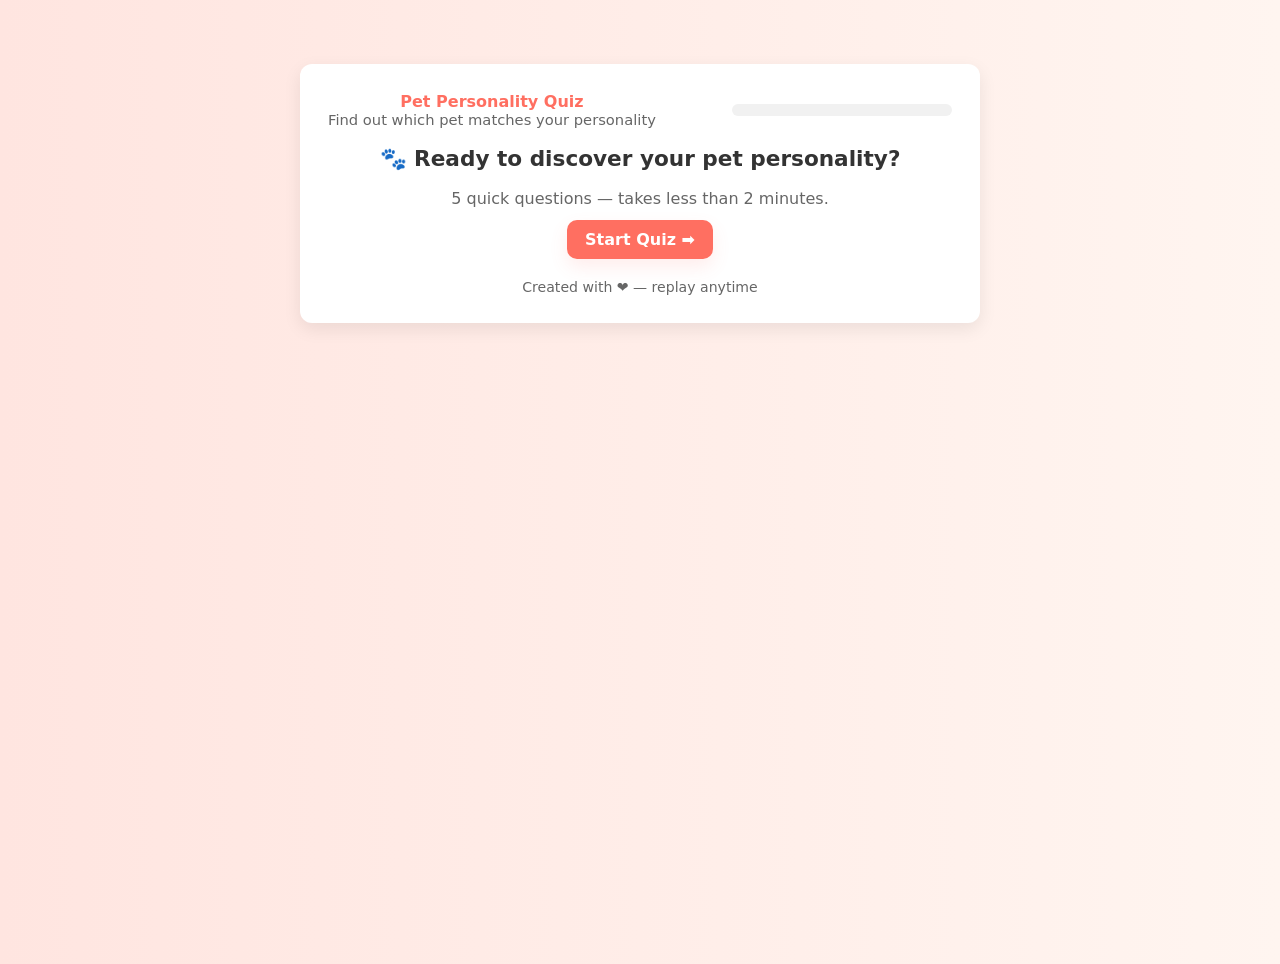
<file: index.html>
<!DOCTYPE html>
<html lang="en">
<head>
  <meta charset="utf-8">
  <title>Pet Personality Quiz</title>
  <link rel="stylesheet" href="styles.css">
</head>
<body>
  <main class="quiz-container center" role="main">
    <div class="header">
      <div>
        <div class="title">Pet Personality Quiz</div>
        <div class="meta">Find out which pet matches your personality</div>
      </div>
      <div class="progress" aria-hidden="true">
        <div class="progress-fill" style="width:0%"></div>
      </div>
    </div>

    <h1 class="center">🐾 Ready to discover your pet personality?</h1>
    <p class="lead center">5 quick questions — takes less than 2 minutes.</p>

    <div class="center">
      <a class="btn" href="q1.html">Start Quiz ➡️</a>
    </div>

    <footer class="center small muted" style="margin-top:20px;">Created with ❤️ — replay anytime</footer>
  </main>
  <script src="quiz.js"></script>
</body>
</html>
</file>
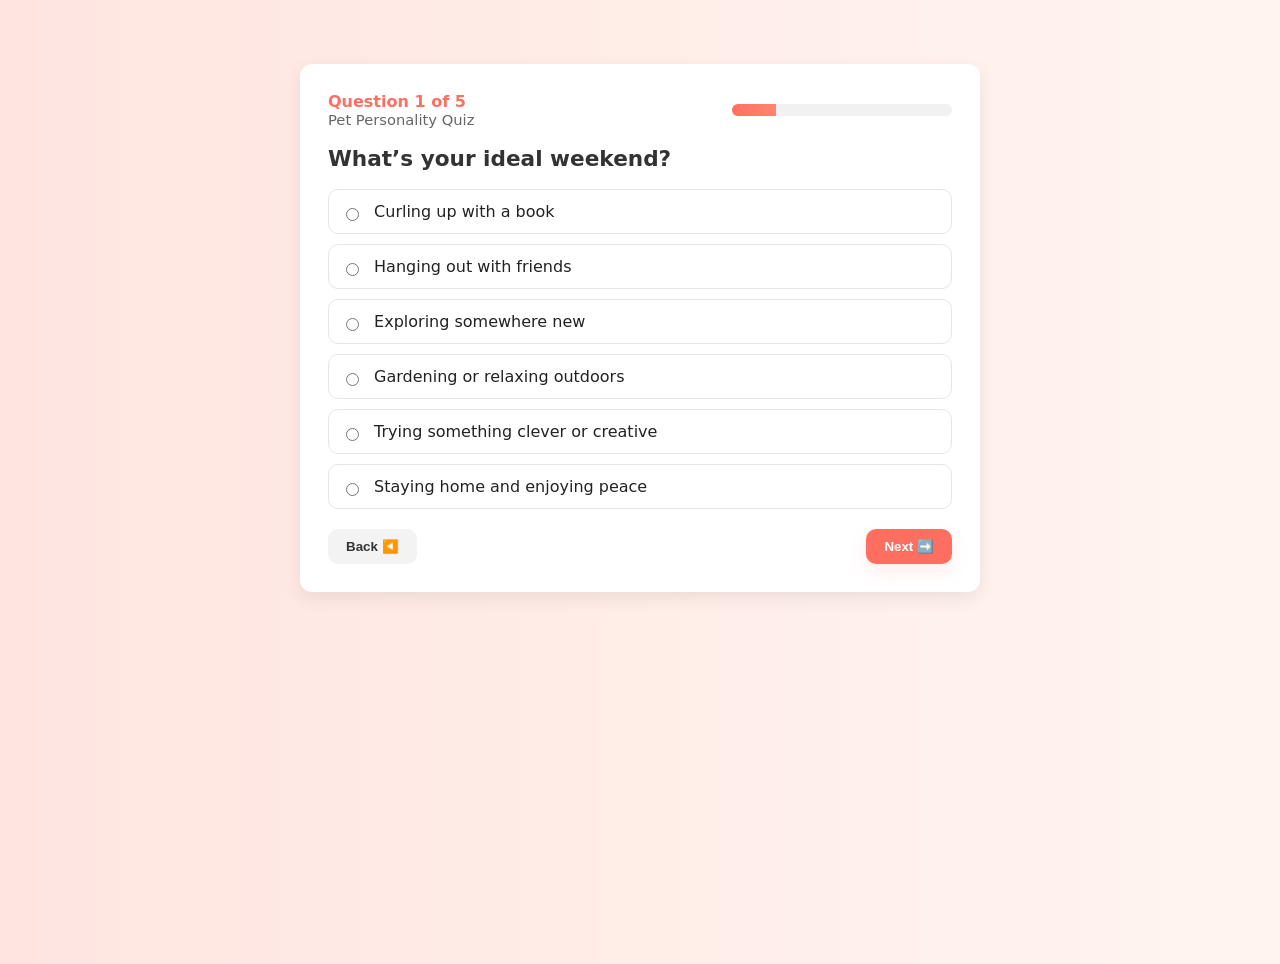
<file: q1.html>
<!DOCTYPE html>
<html lang="en">
<head>
  <meta charset="utf-8">
  <title>Question 1</title>
  <link rel="stylesheet" href="styles.css">
</head>
<body>
  <main class="quiz-container" role="main" aria-labelledby="q-title" data-progress="20">
    <div class="header">
      <div>
        <div class="title">Question 1 of 5</div>
        <div class="meta">Pet Personality Quiz</div>
      </div>
      <div class="progress" aria-hidden="true">
        <div id="progressFill" class="progress-fill"></div>
      </div>
    </div>

    <h1 id="q-title">What’s your ideal weekend?</h1>

    <form>
      <div class="options" role="radiogroup" aria-label="Ideal weekend options">
        <label><input type="radio" name="q" value="cat"> Curling up with a book</label>
        <label><input type="radio" name="q" value="dog"> Hanging out with friends</label>
        <label><input type="radio" name="q" value="bird"> Exploring somewhere new</label>
        <label><input type="radio" name="q" value="rabbit"> Gardening or relaxing outdoors</label>
        <label><input type="radio" name="q" value="fox"> Trying something clever or creative</label>
        <label><input type="radio" name="q" value="turtle"> Staying home and enjoying peace</label>
      </div>

      <div class="controls">
        <button type="button" class="btn secondary" id="backBtn">Back ◀️</button>
        <button type="submit" class="btn">Next ➡️</button>
      </div>
    </form>
  <script src="quiz.js"></script>
  </main>
</body>
</html>
</file>
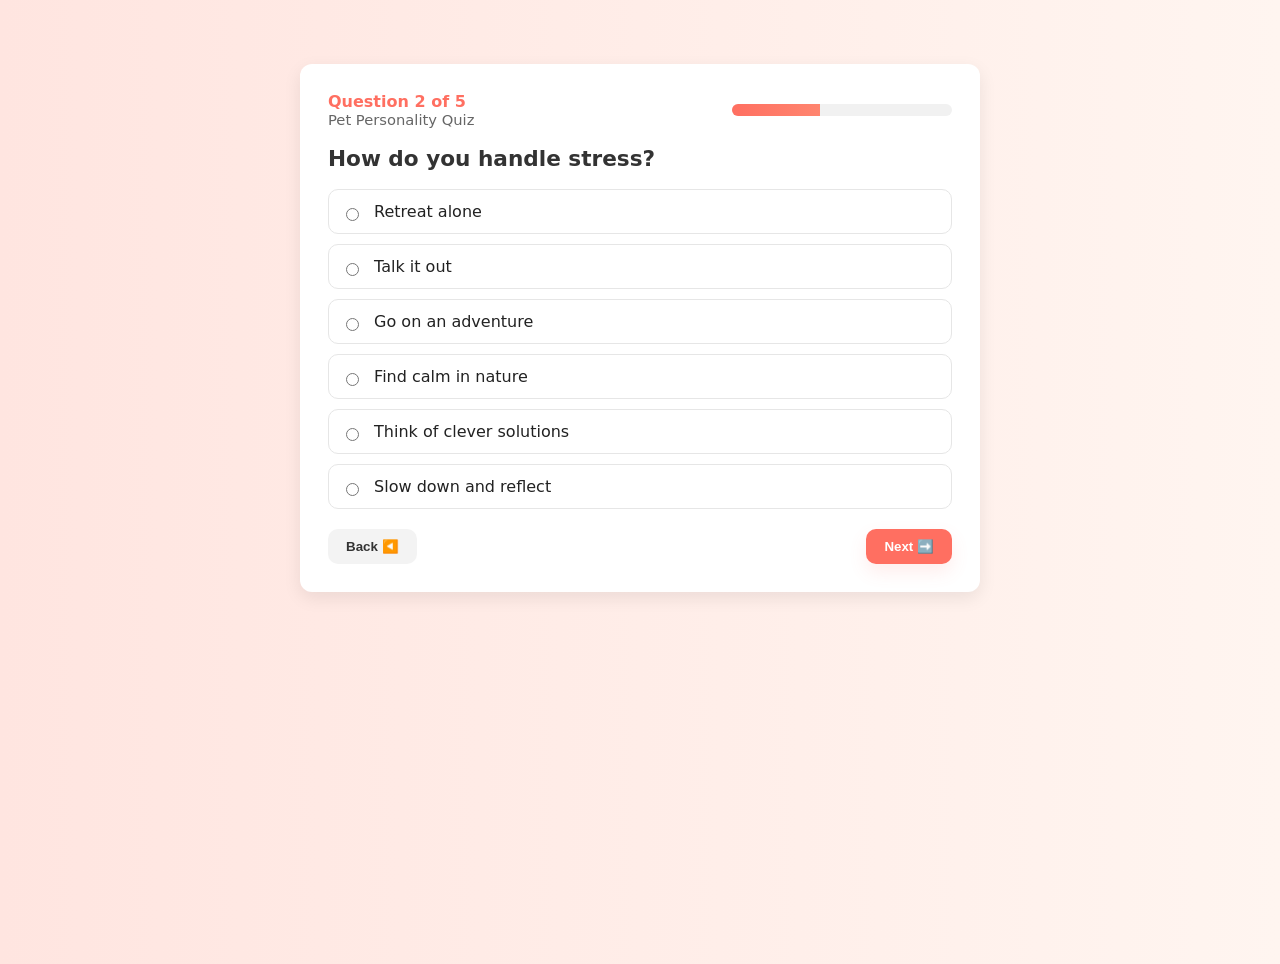
<file: q2.html>
<!DOCTYPE html>
<html lang="en">
<head>
  <meta charset="utf-8">
  <title>Question 2</title>
  <link rel="stylesheet" href="styles.css">
</head>
<body>
  <main class="quiz-container" role="main" data-progress="40">
    <div class="header">
      <div>
        <div class="title">Question 2 of 5</div>
        <div class="meta">Pet Personality Quiz</div>
      </div>
      <div class="progress"><div id="progressFill" class="progress-fill"></div></div>
    </div>

    <h1>How do you handle stress?</h1>

    <form>
      <div class="options" role="radiogroup">
        <label><input type="radio" name="q" value="cat"> Retreat alone</label>
        <label><input type="radio" name="q" value="dog"> Talk it out</label>
        <label><input type="radio" name="q" value="bird"> Go on an adventure</label>
        <label><input type="radio" name="q" value="rabbit"> Find calm in nature</label>
        <label><input type="radio" name="q" value="fox"> Think of clever solutions</label>
        <label><input type="radio" name="q" value="turtle"> Slow down and reflect</label>
      </div>

      <div class="controls">
        <button type="button" class="btn secondary" id="backBtn">Back ◀️</button>
        <button type="submit" class="btn">Next ➡️</button>
      </div>
    </form>
  <script src="quiz.js"></script>
  </main>
</body>
</html>
</file>
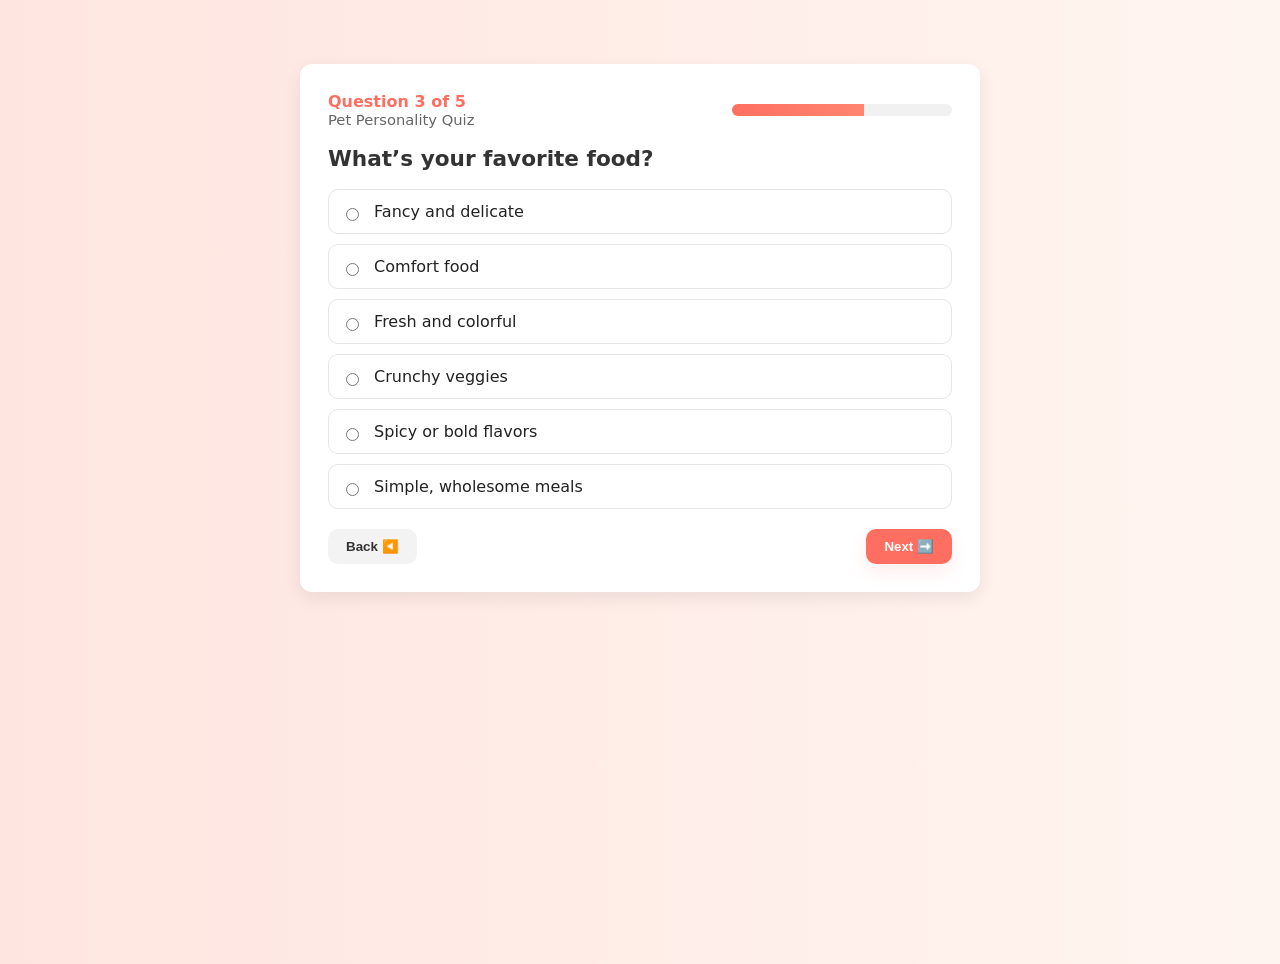
<file: q3.html>
<!DOCTYPE html>
<html lang="en">
<head>
  <meta charset="utf-8">
  <title>Question 3</title>
  <link rel="stylesheet" href="styles.css">
</head>
<body>
  <main class="quiz-container" role="main" data-progress="60">
    <div class="header">
      <div>
        <div class="title">Question 3 of 5</div>
        <div class="meta">Pet Personality Quiz</div>
      </div>
      <div class="progress"><div id="progressFill" class="progress-fill"></div></div>
    </div>

    <h1>What’s your favorite food?</h1>

    <form>
      <div class="options" role="radiogroup">
        <label><input type="radio" name="q" value="cat"> Fancy and delicate</label>
        <label><input type="radio" name="q" value="dog"> Comfort food</label>
        <label><input type="radio" name="q" value="bird"> Fresh and colorful</label>
        <label><input type="radio" name="q" value="rabbit"> Crunchy veggies</label>
        <label><input type="radio" name="q" value="fox"> Spicy or bold flavors</label>
        <label><input type="radio" name="q" value="turtle"> Simple, wholesome meals</label>
      </div>

      <div class="controls">
        <button type="button" class="btn secondary" id="backBtn">Back ◀️</button>
        <button type="submit" class="btn">Next ➡️</button>
      </div>
    </form>
  <script src="quiz.js"></script>
  </main>
</body>
</html>
</file>
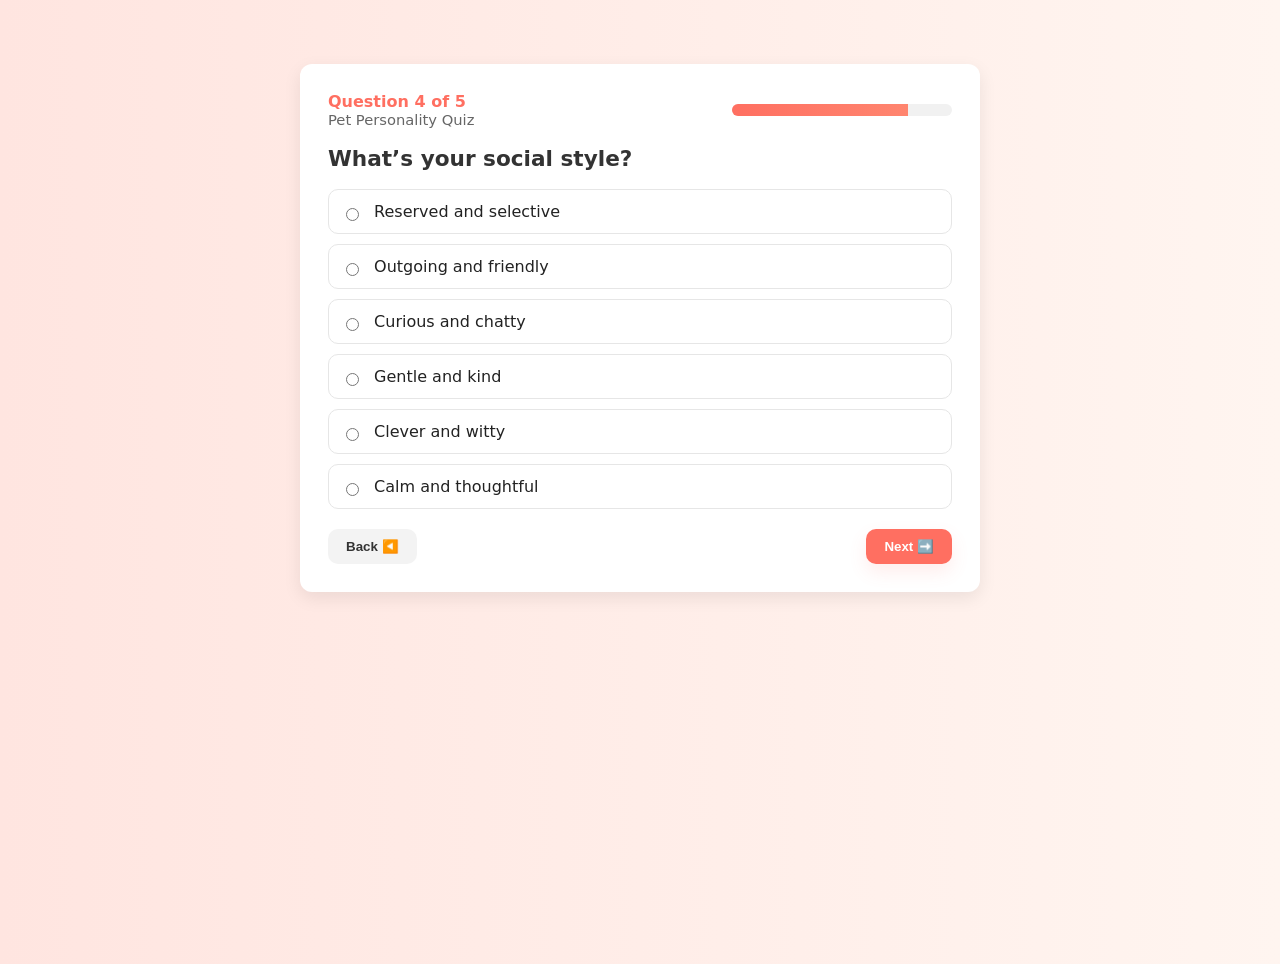
<file: q4.html>
<!DOCTYPE html>
<html lang="en">
<head>
  <meta charset="utf-8">
  <title>Question 4</title>
  <link rel="stylesheet" href="styles.css">
</head>
<body>
  <main class="quiz-container" role="main" data-progress="80">
    <div class="header">
      <div>
        <div class="title">Question 4 of 5</div>
        <div class="meta">Pet Personality Quiz</div>
      </div>
      <div class="progress"><div id="progressFill" class="progress-fill"></div></div>
    </div>

    <h1>What’s your social style?</h1>

    <form>
      <div class="options" role="radiogroup">
        <label><input type="radio" name="q" value="cat"> Reserved and selective</label>
        <label><input type="radio" name="q" value="dog"> Outgoing and friendly</label>
        <label><input type="radio" name="q" value="bird"> Curious and chatty</label>
        <label><input type="radio" name="q" value="rabbit"> Gentle and kind</label>
        <label><input type="radio" name="q" value="fox"> Clever and witty</label>
        <label><input type="radio" name="q" value="turtle"> Calm and thoughtful</label>
      </div>

      <div class="controls">
        <button type="button" class="btn secondary" id="backBtn">Back ◀️</button>
        <button type="submit" class="btn">Next ➡️</button>
      </div>
    </form>
  <script src="quiz.js"></script>
  </main>
</body>
</html>
</file>
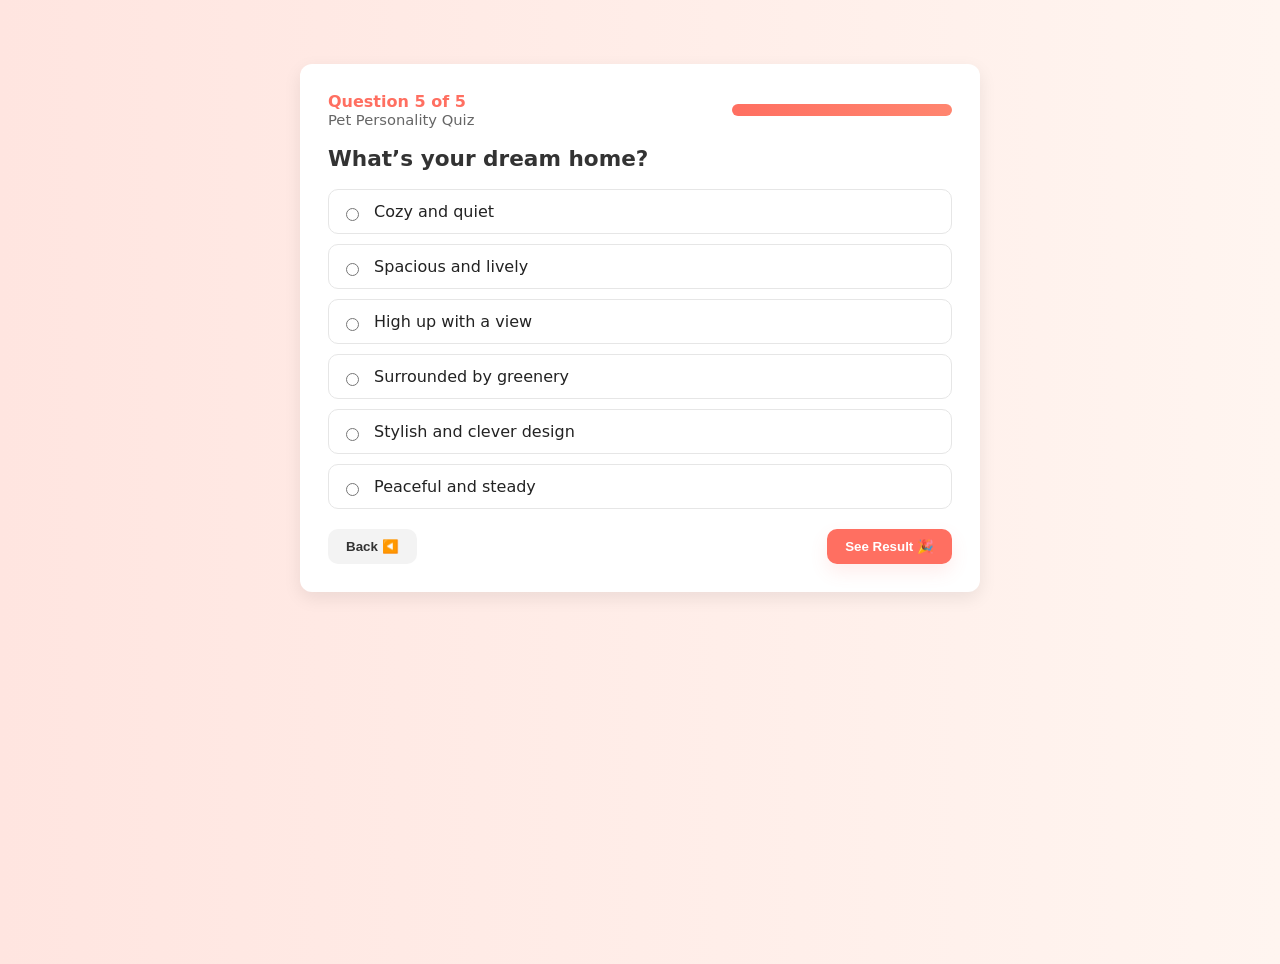
<file: q5.html>
<!DOCTYPE html>
<html lang="en">
<head>
  <meta charset="utf-8">
  <title>Question 5</title>
  <link rel="stylesheet" href="styles.css">
</head>
<body>
  <main class="quiz-container" role="main" data-progress="100">
    <div class="header">
      <div>
        <div class="title">Question 5 of 5</div>
        <div class="meta">Pet Personality Quiz</div>
      </div>
      <div class="progress"><div id="progressFill" class="progress-fill"></div></div>
    </div>

    <h1>What’s your dream home?</h1>

    <form>
      <div class="options" role="radiogroup">
        <label><input type="radio" name="q" value="cat"> Cozy and quiet</label>
        <label><input type="radio" name="q" value="dog"> Spacious and lively</label>
        <label><input type="radio" name="q" value="bird"> High up with a view</label>
        <label><input type="radio" name="q" value="rabbit"> Surrounded by greenery</label>
        <label><input type="radio" name="q" value="fox"> Stylish and clever design</label>
        <label><input type="radio" name="q" value="turtle"> Peaceful and steady</label>
      </div>

      <div class="controls">
        <button type="button" class="btn secondary" id="backBtn">Back ◀️</button>
        <button type="submit" class="btn">See Result 🎉</button>
      </div>
    </form>
  <script src="quiz.js"></script>
  </main>
</body>
</html>
</file>
<file: styles.css>
:root{
  --accent:#ff6f61;
  --accent-2:#ff856f;
  --bg-1:#ffe5e0;
  --bg-2:#fff5f0;
  --card-bg:#fff;
  --muted:#666;
  --radius:12px;
  --shadow:0 6px 18px rgba(0,0,0,0.08);
  --max-width:680px;
  --transition:180ms;
}

html,body{
  height:100%;
  margin:0;
  font-family: Inter, system-ui, -apple-system, "Segoe UI", Roboto, Arial, sans-serif;
  background: linear-gradient(90deg,var(--bg-1),var(--bg-2));
  color:#222;
  -webkit-font-smoothing:antialiased;
  -moz-osx-font-smoothing:grayscale;
}

/* Card */
.quiz-container{
  max-width:var(--max-width);
  margin:64px auto;
  padding:28px;
  background:var(--card-bg);
  border-radius:var(--radius);
  box-shadow:var(--shadow);
  text-align:left;
  box-sizing:border-box;
  transform-origin:center;
  animation:cardIn 260ms ease;
}

/* Header */
.header{display:flex;align-items:center;justify-content:space-between;gap:12px;}
.title{color:var(--accent);font-weight:700;font-size:1rem;}
.meta{color:var(--muted);font-size:.92rem;}
h1{color:#333;font-size:1.35rem;margin:18px 0;}
.lead{color:var(--muted);margin-bottom:12px;}

/* Progress */
.progress{width:220px;background:#f1f1f1;border-radius:999px;height:12px;overflow:hidden;}
.progress-fill{height:100%;width:0;background:linear-gradient(90deg,var(--accent),var(--accent-2));transition:width 450ms cubic-bezier(.2,.9,.2,1);}

/* Options */
.options{margin-top:8px;}
.options label{
  display:block;margin:10px 0;padding:12px;border:1px solid #e6e6e6;border-radius:10px;cursor:pointer;
  transition:background var(--transition),transform var(--transition),box-shadow var(--transition);
  user-select:none;text-align:left;font-size:1rem;color:#222;
}
.options label:hover{background:#fff0ee;transform:translateY(-2px);box-shadow:0 6px 14px rgba(255,111,97,0.06);}
.options input[type="radio"]{margin-right:10px;accent-color:var(--accent);vertical-align:middle;}
.options label.selected{background:linear-gradient(90deg,rgba(255,111,97,0.06),rgba(255,133,111,0.03));border-color:rgba(255,111,97,0.25);box-shadow:0 8px 20px rgba(255,111,97,0.06);transform:translateY(-2px);}

/* Controls */
.controls{display:flex;justify-content:space-between;align-items:center;gap:12px;margin-top:20px;}
.btn{padding:10px 18px;border-radius:10px;border:none;cursor:pointer;font-weight:600;color:#fff;background:var(--accent);box-shadow:0 8px 18px rgba(255,111,97,0.12);transition:transform var(--transition),background var(--transition);display:inline-flex;align-items:center;gap:8px;text-decoration:none;}
.btn.secondary{background:#f3f3f3;color:#333;box-shadow:none;}
.btn:hover{transform:translateY(-3px);background:var(--accent-2);}
.btn.secondary:hover{transform:translateY(-2px);background:#ececec;}
.btn[disabled]{opacity:.6;cursor:not-allowed;transform:none;box-shadow:none;}

/* Result area */
#result-area{text-align:center;margin-top:12px;}
#result-anim{
  width:260px;
  height:260px;
  margin:18px auto;
  display:flex;
  justify-content:center;
  align-items:center;
  overflow:visible; /* ensure SVG/canvas is visible */
}
#result-img{max-width:220px;width:40%;height:auto;display:block;margin:18px auto;border-radius:12px;box-shadow:0 8px 20px rgba(0,0,0,0.06);}
#result-text{font-size:1.05rem;font-weight:600;color:#333;margin-top:8px;}
#fun-fact{color:var(--muted);margin-top:8px;font-size:.95rem;}
#chart-container{margin-top:28px;width:100%;max-width:640px;margin-left:auto;margin-right:auto;}
#scoreChart{width:100% !important;height:auto !important;}

/* Utilities */
.sr-only{position:absolute !important;height:1px;width:1px;overflow:hidden;clip:rect(1px,1px,1px,1px);white-space:nowrap;}
.center{text-align:center;}
.muted{color:var(--muted);font-size:.95rem;}
.small{font-size:.88rem;color:var(--muted);}

/* Responsive */
@media (max-width:420px){
  .quiz-container{margin:28px 16px;padding:20px;border-radius:10px;}
  .header{flex-direction:column;align-items:flex-start;gap:8px;}
  .progress{width:100%;}
  .controls{flex-direction:column-reverse;align-items:stretch;}
  .btn{width:100%;justify-content:center;}
  .btn.secondary{width:100%;}
  #result-img{width:60%;}
  #result-anim{width:200px;height:200px;}
}

/* Entrance animation */
@keyframes cardIn{from{transform:translateY(6px);opacity:0}to{transform:translateY(0);opacity:1}}
</file>
